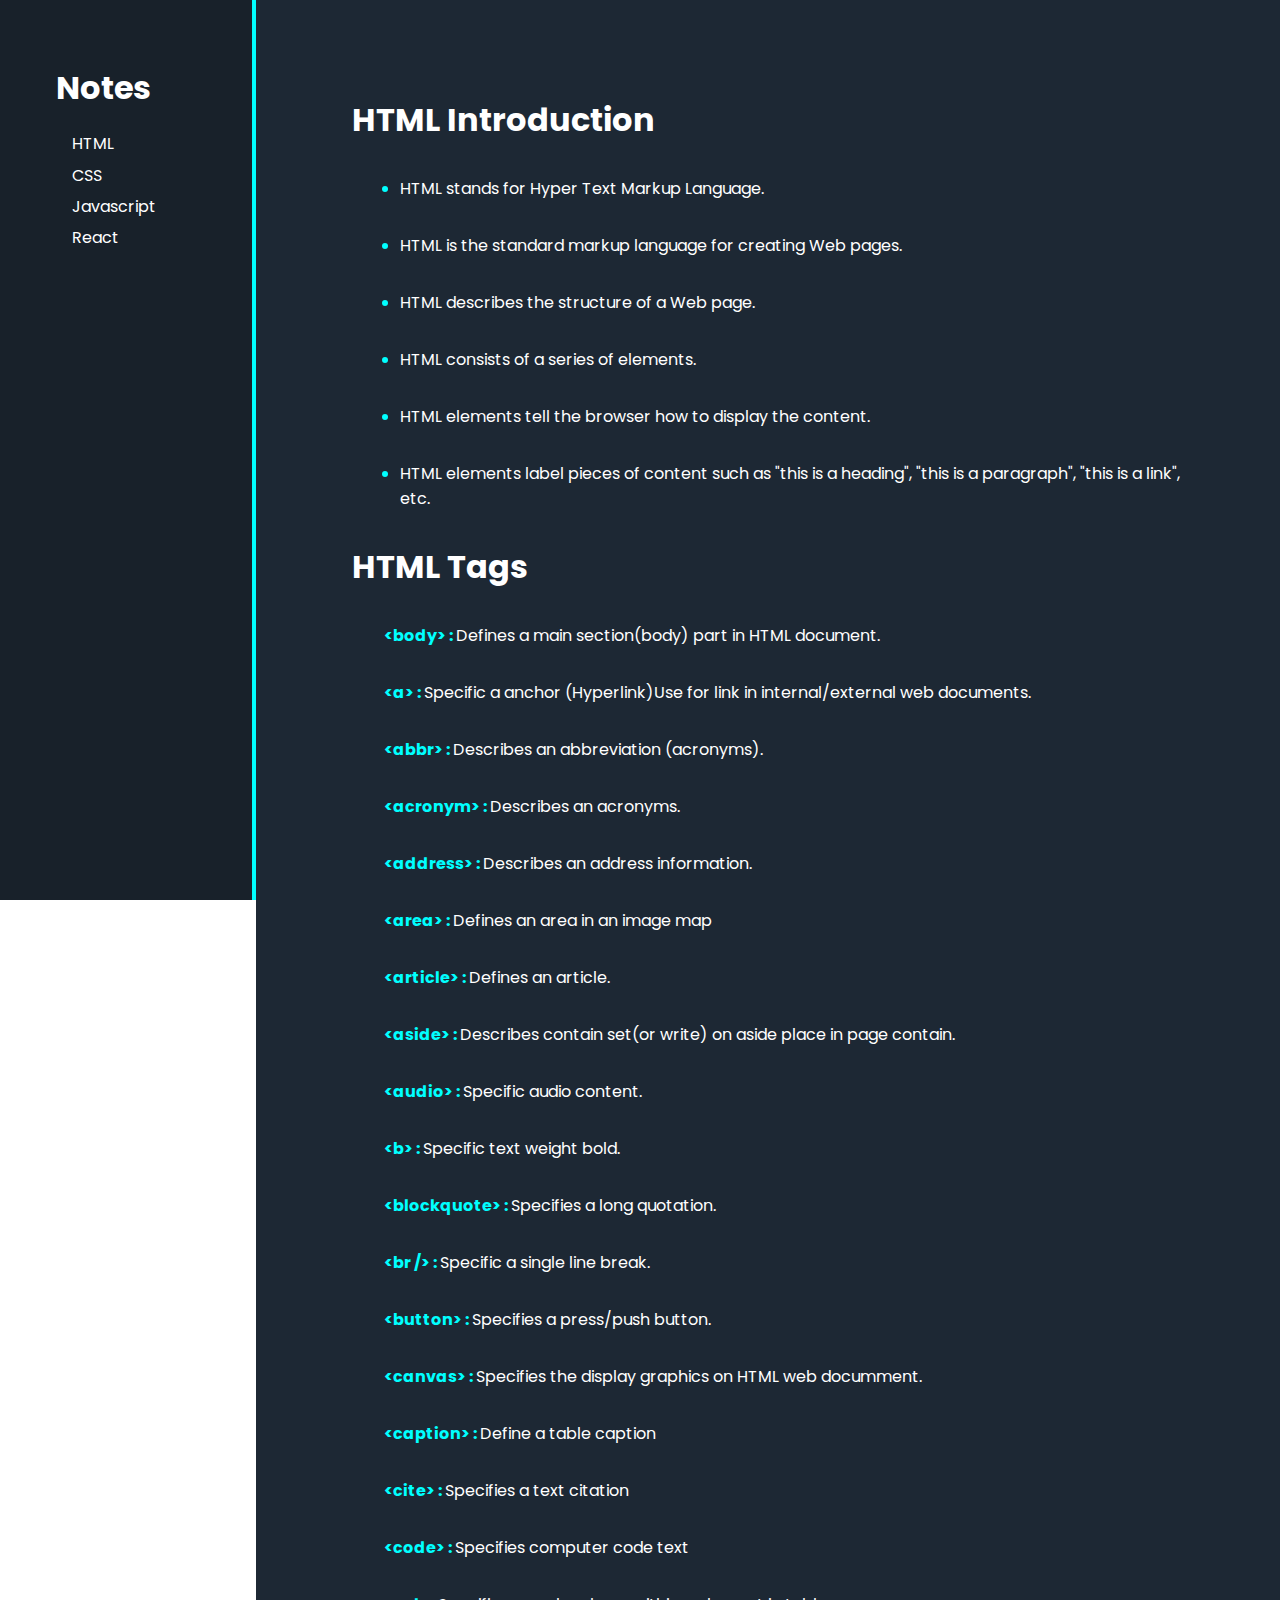
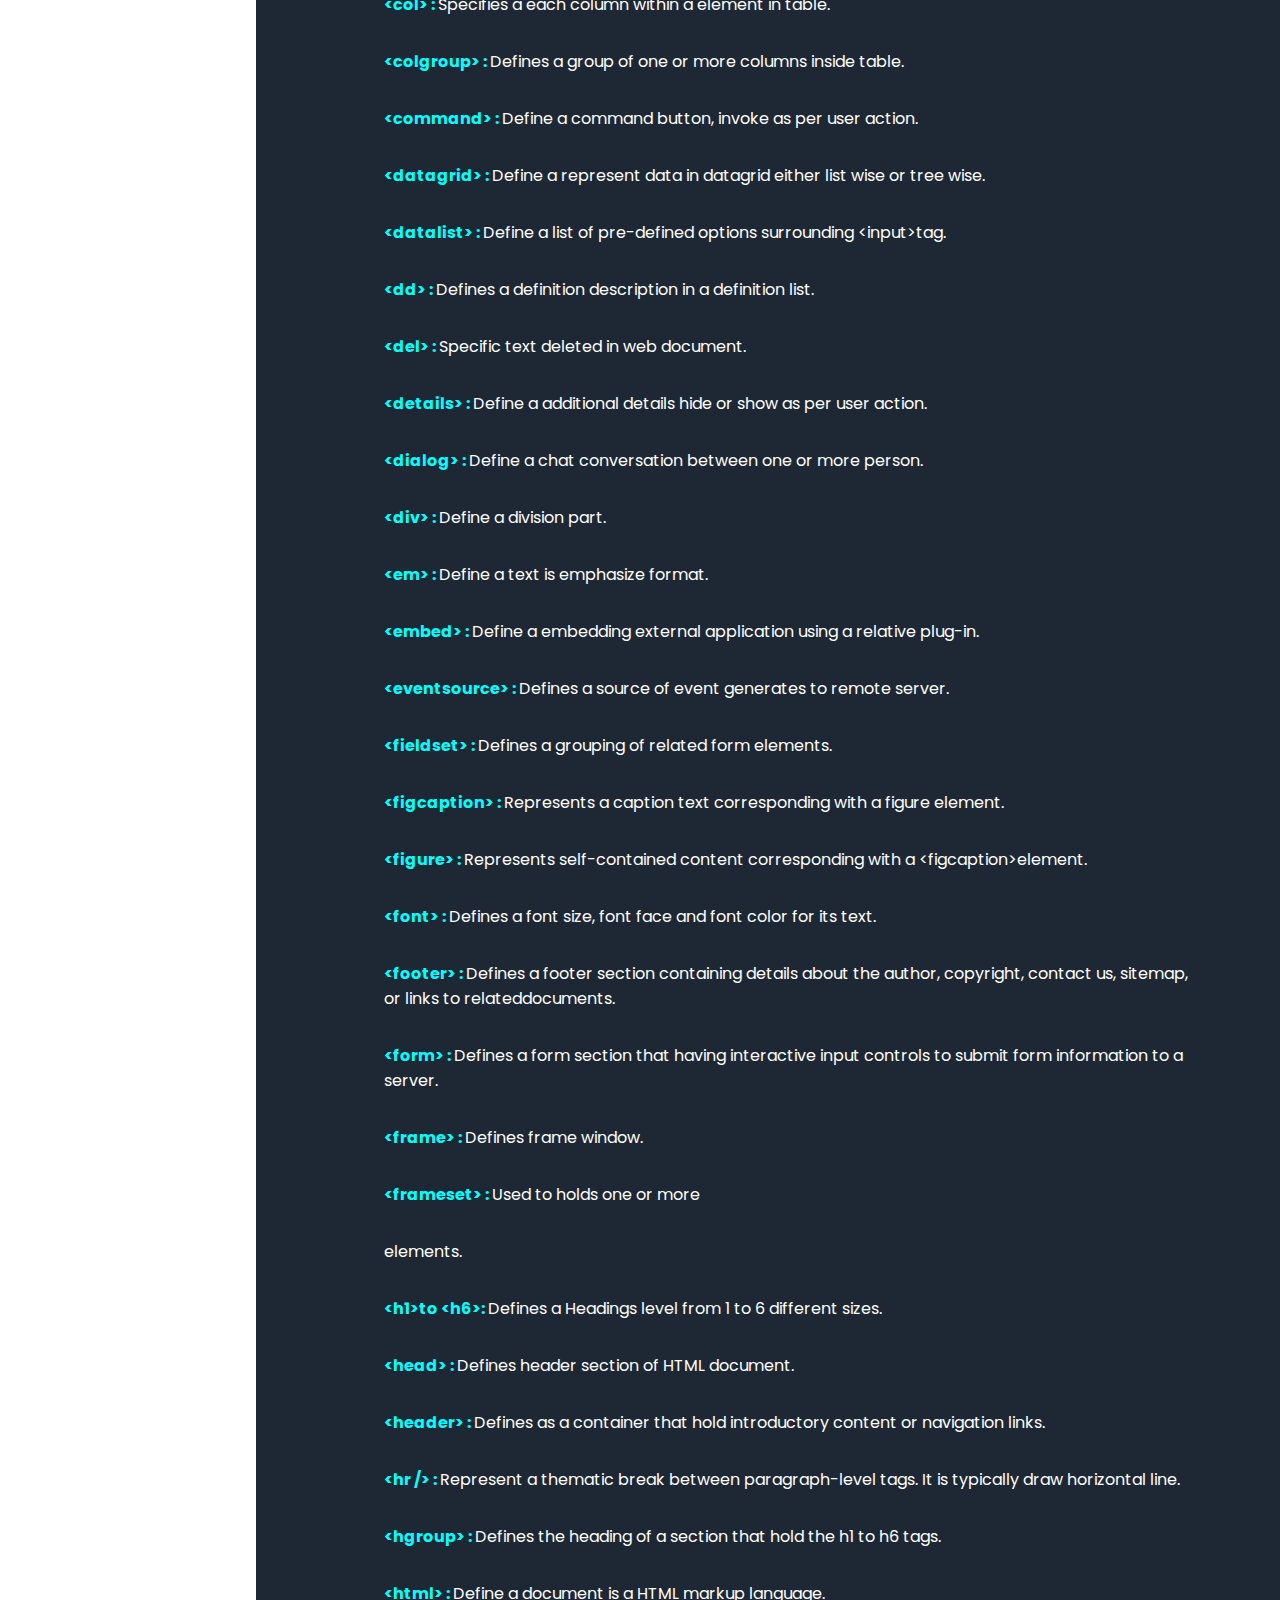
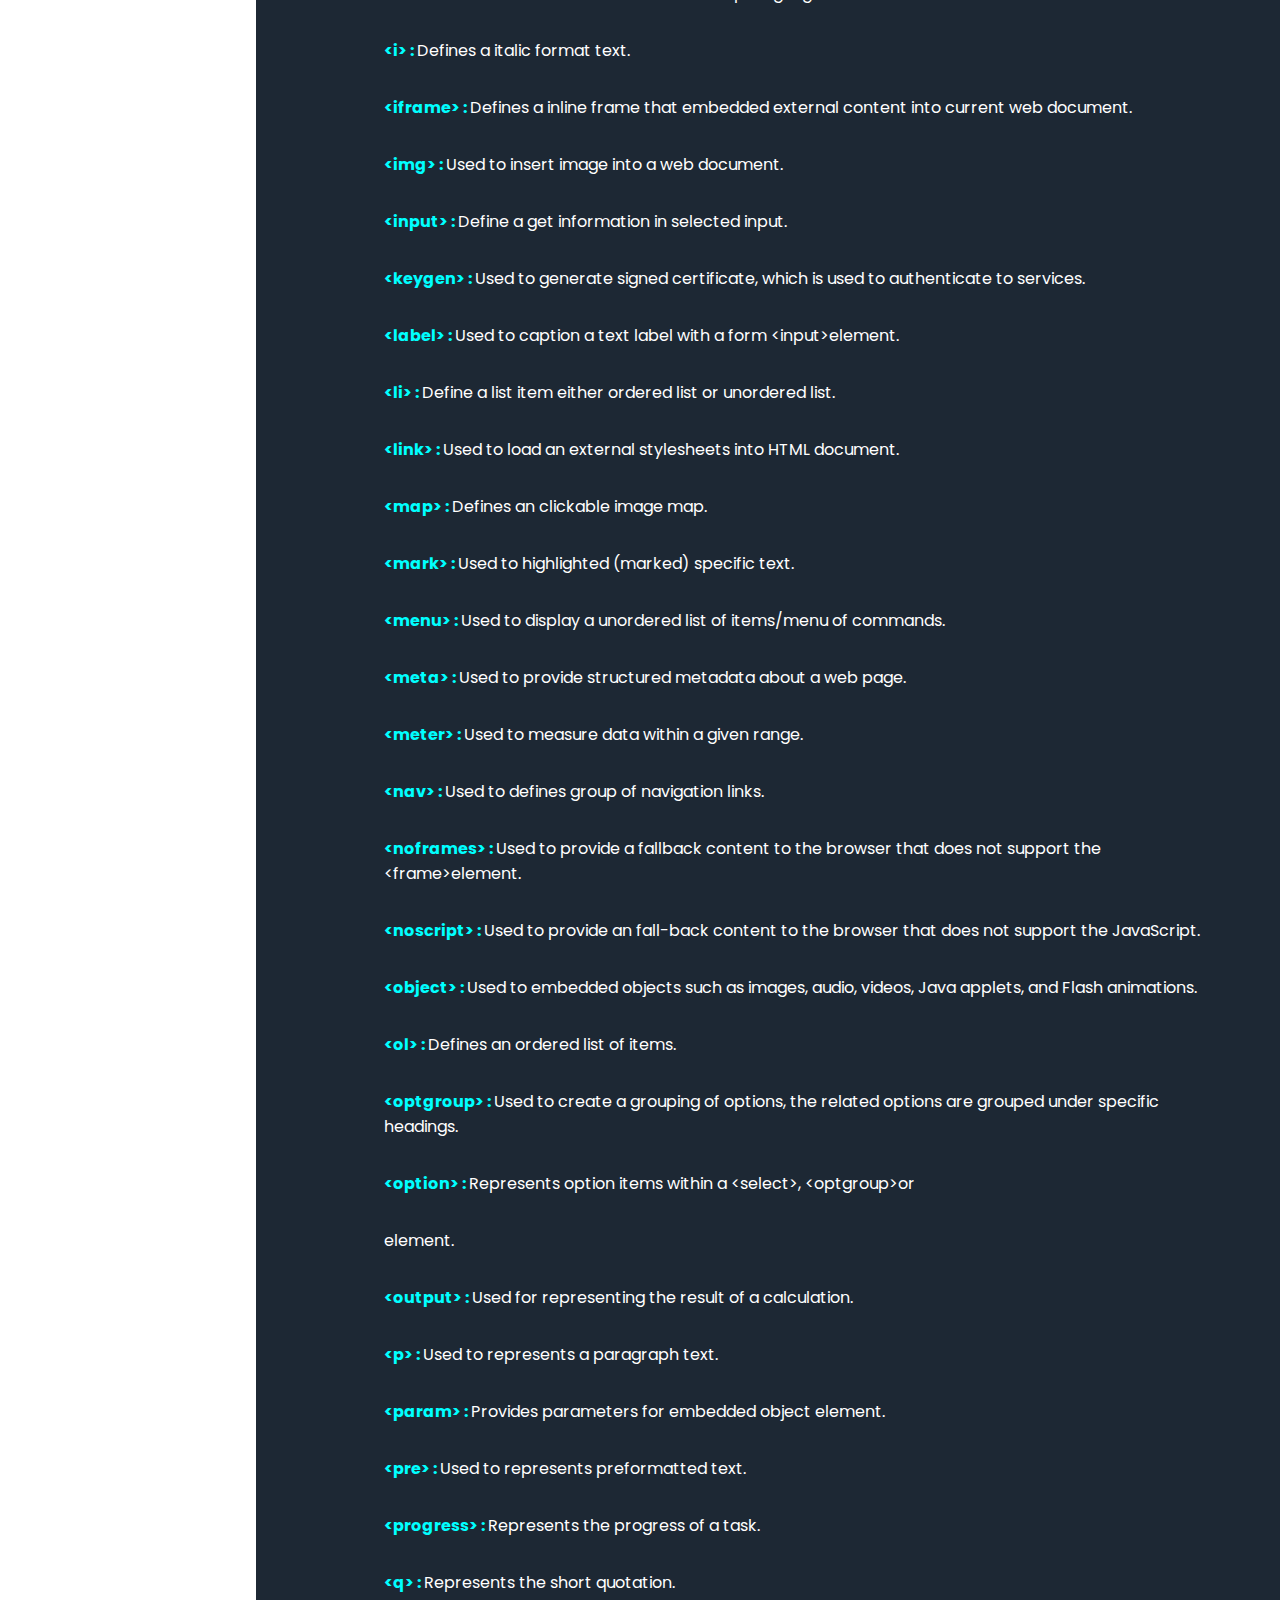
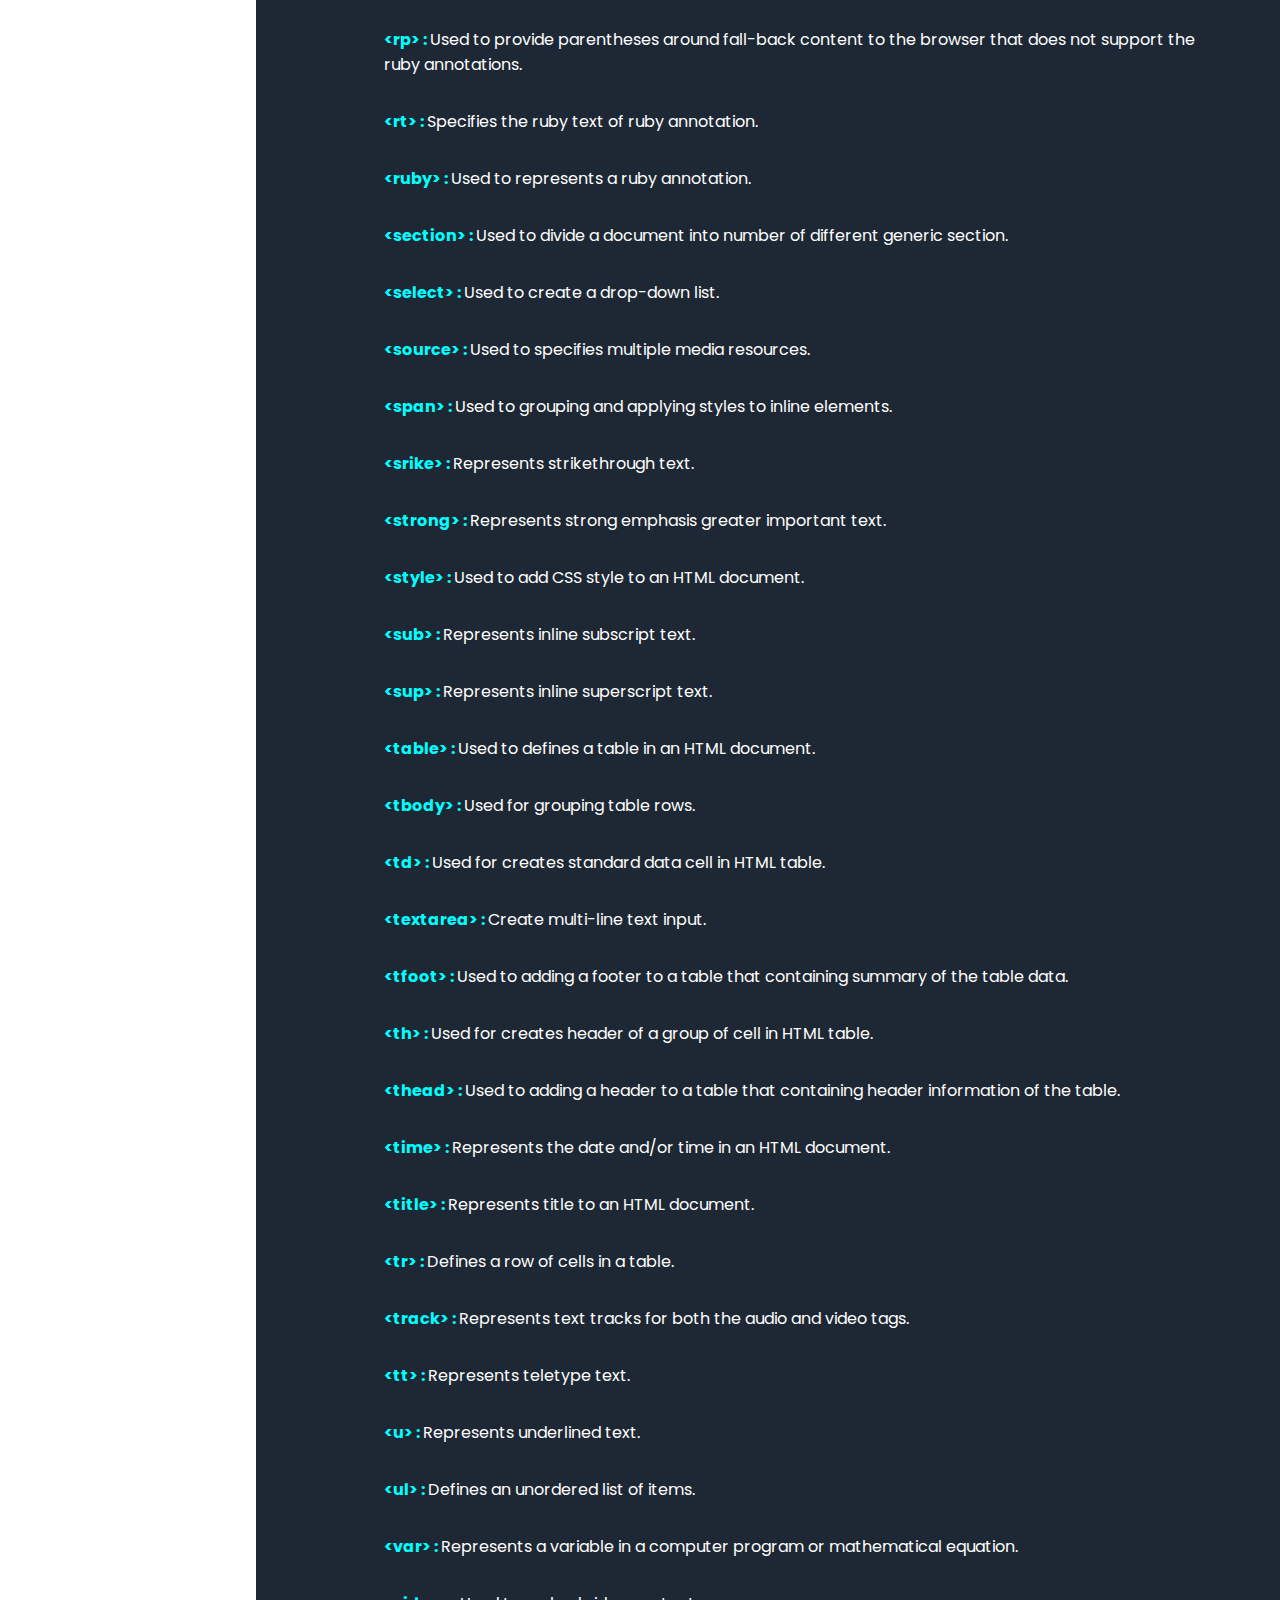
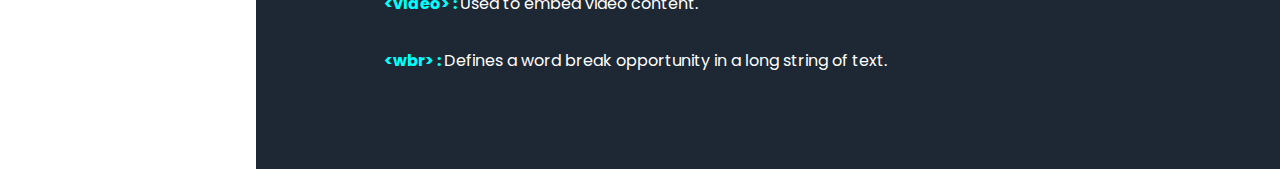
<file: index.html>
<!DOCTYPE html>
<html lang="en">

<head>
    <meta charset="UTF-8" />
    <meta http-equiv="X-UA-Compatible" content="IE=edge" />
    <meta name="viewport" content="width=device-width, initial-scale=1.0" />
    <title>Full Stack Quick Revision</title>
    <link href='https://fonts.googleapis.com/css?family=Poppins' rel='stylesheet'>

    <link rel="stylesheet" href="./css/style.css" />
    <style>
        .html-menu {}
    </style>
</head>

<body>
    <div class="main-container">
        <div class="menu-container">
            <h1>Notes</h1>
            <ul class="menu">
                <li><a href="index.html" class="title-menu html-menu">HTML</a>
                    <ul class="sub-menu">
                        <li><a href="index.html#html-introduction">Introduction HTML</a></li>
                        <li><a href="index.html#html-tags">HTML Tags</a></li>
                        <li><a href="#">HTML Attributes</a></li>
                    </ul>
                </li>
                <li><a href="css.html" class="title-menu css-menu">CSS</a>
                    <ul class="sub-menu">
                        <li><a href="css.html#css-introduction">Introduction CSS</a></li>
                        <li><a href="css.html#css-properties">CSS Properties</a></li>
                    </ul>
                </li>
                <li><a href="js.html">Javascript</a></li>
                <li><a href="react.html">React</a></li>
            </ul>
        </div>
        <div class="contents-container">
            <div class="html-contents-container">
                <h1 id="html-introduction">HTML Introduction</h1>
                <ul>
                    <li>HTML stands for Hyper Text Markup Language.</li>
                    <li>HTML is the standard markup language for creating Web pages. </li>
                    <li>HTML describes the structure of a Web page. </li>
                    <li>HTML consists of a series of elements. </li>
                    <li>HTML elements tell the browser how to display the content. </li>
                    <li>HTML elements label pieces of content such as "this is a heading",
                        "this is a paragraph",
                        "this
                        is a link", etc.
                    </li>
                </ul>
                <h1 id="html-tags">HTML Tags</h1>
                <div class="html-tags">
                    <p><b>
                            &lt;body&gt; :
                        </b>Defines a main section(body) part in HTML document.</p>
                    <p><b>
                            &lt;a&gt; :
                        </b>Specific a anchor (Hyperlink)Use for link in internal/external web documents.</p>
                    <p><b>
                            &lt;abbr&gt; :
                        </b>Describes an abbreviation (acronyms).</p>
                    <p><b>
                            &lt;acronym&gt; :
                        </b>Describes an acronyms.</p>
                    <p><b>
                            &lt;address&gt; :
                        </b>Describes an address information.</p>
                    <p><b>
                            &lt;area&gt; :
                        </b>Defines an area in an image map</p>
                    <p><b>
                            &lt;article&gt; :
                        </b>Defines an article.</p>
                    <p><b>
                            &lt;aside&gt; :
                        </b>Describes contain set(or write) on aside place in page contain.</p>
                    <p><b>
                            &lt;audio&gt; :
                        </b>Specific audio content.</p>
                    <p><b>
                            &lt;b&gt; :
                        </b>Specific text weight bold.</p>
                    <p><b>
                            &lt;blockquote&gt; :
                        </b>Specifies a long quotation.</p>
                    <p><b>
                            &lt;br /&gt; :
                        </b>Specific a single line break.</p>
                    <p><b>
                            &lt;button&gt; :
                        </b>Specifies a press/push button.</p>
                    <p><b>
                            &lt;canvas&gt; :
                        </b>Specifies the display graphics on HTML web documment.</p>
                    <p><b>
                            &lt;caption&gt; :
                        </b>Define a table caption</p>
                    <p><b>
                            &lt;cite&gt; :
                        </b>Specifies a text citation</p>
                    <p><b>
                            &lt;code&gt; :
                        </b>Specifies computer code text</p>
                    <p><b>
                            &lt;col&gt; :
                        </b>Specifies a each column within a <colgroup>element in table.</p>
                    <p><b>
                            &lt;colgroup&gt; :
                        </b>Defines a group of one or more columns inside table.</p>
                    <p><b>
                            &lt;command&gt; :
                        </b>Define a command button,
                        invoke as per user action.</p>
                    <p><b>
                            &lt;datagrid&gt; :
                        </b>Define a represent data in datagrid either list wise or tree wise.</p>
                    <p><b>
                            &lt;datalist&gt; :
                        </b>Define a list of pre-defined options surrounding &lt;input>tag.</>
                    <p><b>
                            &lt;dd&gt; :
                        </b>Defines a definition description in a definition list.</p>
                    <p><b>
                            &lt;del&gt; :
                        </b>Specific text deleted in web document.</p>
                    <p><b>
                            &lt;details&gt; :
                        </b>Define a additional details hide or show as per user action.</p>
                    <p><b>
                            &lt;dialog&gt; :
                        </b>Define a chat conversation between one or more person.</p>
                    <p><b>
                            &lt;div&gt; :
                        </b>Define a division part.</p>
                    <p><b>
                            &lt;em&gt; :
                        </b>Define a text is emphasize format.</p>
                    <p><b>
                            &lt;embed&gt; :
                        </b>Define a embedding external application using a relative plug-in.</p>
                    <p><b>
                            &lt;eventsource&gt; :
                        </b>Defines a source of event generates to remote server.</p>
                    <p><b>
                            &lt;fieldset&gt; :
                        </b>Defines a grouping of related form elements.</p>
                    <p><b>
                            &lt;figcaption&gt; :
                        </b>Represents a caption text corresponding with a figure element.</p>
                    <p><b>
                            &lt;figure&gt; :
                        </b>Represents self-contained content corresponding with a &lt;figcaption>element.</>
                    <p><b>
                            &lt;font&gt; :
                        </b>Defines a font size,
                        font face and font color for its text.</p>
                    <p><b>
                            &lt;footer&gt; :
                        </b>Defines a footer section containing details about the author,
                        copyright,
                        contact us,
                        sitemap,
                        or links to relateddocuments.</p>
                    <p><b>
                            &lt;form&gt; :
                        </b>Defines a form section that having interactive input controls to submit form information to
                        a server.</p>
                    <p><b>
                            &lt;frame&gt; :
                        </b>Defines frame window.</p>
                    <p><b>
                            &lt;frameset&gt; :
                        </b>Used to holds one or more
                    <p frame>elements.</p>
                    <p><b>
                            &lt;h1>to &lt;h6>:
                        </b>Defines a Headings level from 1 to 6 different sizes.</p>
                    <p><b>
                            &lt;head&gt; :
                        </b>Defines header section of HTML document.</p>
                    <p><b>
                            &lt;header&gt; :
                        </b>Defines as a container that hold introductory content or navigation links.</p>
                    <p><b>
                            &lt;hr /&gt; :
                        </b>Represent a thematic break between paragraph-level tags. It is typically draw horizontal
                        line. </p>
                    <p><b>
                            &lt;hgroup&gt; :
                        </b>Defines the heading of a section that hold the h1 to h6 tags.</p>
                    <p><b>
                            &lt;html&gt; :
                        </b>Define a document is a HTML markup language.</p>
                    <p><b>
                            &lt;i&gt; :
                        </b>Defines a italic format text.</p>
                    <p><b>
                            &lt;iframe&gt; :
                        </b>Defines a inline frame that embedded external content into current web document.</p>
                    <p><b>
                            &lt;img&gt; :
                        </b>Used to insert image into a web document.</p>
                    <p><b>
                            &lt;input&gt; :
                        </b>Define a get information in selected input.</p>
                    <p><b>
                            &lt;keygen&gt; :
                        </b>Used to generate signed certificate,
                        which is used to authenticate to services.</p>
                    <p><b>
                            &lt;label&gt; :
                        </b>Used to caption a text label with a form &lt;input>element.</>
                    <p><b>
                            &lt;li&gt; :
                        </b>Define a list item either ordered list or unordered list.</p>
                    <p><b>
                            &lt;link&gt; :
                        </b>Used to load an external stylesheets into HTML document.</p>
                    <p><b>
                            &lt;map&gt; :
                        </b>Defines an clickable image map.</p>
                    <p><b>
                            &lt;mark&gt; :
                        </b>Used to highlighted (marked) specific text.</p>
                    <p><b>
                            &lt;menu&gt; :
                        </b>Used to display a unordered list of items/menu of commands.</p>
                    <p><b>
                            &lt;meta&gt; :
                        </b>Used to provide structured metadata about a web page.</p>
                    <p><b>
                            &lt;meter&gt; :
                        </b>Used to measure data within a given range.</p>
                    <p><b>
                            &lt;nav&gt; :
                        </b>Used to defines group of navigation links.</p>
                    <p><b>
                            &lt;noframes&gt; :
                        </b>Used to provide a fallback content to the browser that does not support the
                        &lt;frame>element.
                        </>
                    <p><b>
                            &lt;noscript&gt; :
                        </b>Used to provide an fall-back content to the browser that does not support the JavaScript.
                    </p>
                    <p><b>
                            &lt;object&gt; :
                        </b>Used to embedded objects such as images,
                        audio,
                        videos,
                        Java applets,
                        and Flash animations. </p>
                    <p><b>
                            &lt;ol&gt; :
                        </b>Defines an ordered list of items.</p>
                    <p><b>
                            &lt;optgroup&gt; :
                        </b>Used to create a grouping of options,
                        the related options are grouped under specific headings. </p>
                    <p><b>
                            &lt;option&gt; :
                        </b>Represents option items within a &lt;select>,
                        &lt;optgroup>or
                    <p datalist>element.</p>
                    <p><b>
                            &lt;output&gt; :
                        </b>Used for representing the result of a calculation.</p>
                    <p><b>
                            &lt;p&gt; :
                        </b>Used to represents a paragraph text.</p>
                    <p><b>
                            &lt;param&gt; :
                        </b>Provides parameters for embedded object element.</p>
                    <p><b>
                            &lt;pre&gt; :
                        </b>Used to represents preformatted text.</p>
                    <p><b>
                            &lt;progress&gt; :
                        </b>Represents the progress of a task.</p>
                    <p><b>
                            &lt;q&gt; :
                        </b>Represents the short quotation.</p>
                    <p><b>
                            &lt;rp&gt; :
                        </b>Used to provide parentheses around fall-back content to the browser that does
                        not support the ruby annotations.</p>
                    <p><b>
                            &lt;rt&gt; :
                        </b>Specifies the ruby text of ruby annotation.</p>
                    <p><b>
                            &lt;ruby&gt; :
                        </b>Used to represents a ruby annotation.</p>
                    <p><b> &lt;section&gt; :
                        </b>Used to divide a document into number of different generic section.</p>
                    <p><b>
                            &lt;select&gt; :
                        </b>Used to create a drop-down list.</p>
                    <p><b>
                            &lt;source&gt; :
                        </b>Used to specifies multiple media resources.</p>
                    <p><b>
                            &lt;span&gt; :
                        </b>Used to grouping and applying styles to inline elements.</p>
                    <p><b>
                            &lt;srike&gt; :
                        </b>Represents strikethrough text.</p>
                    <p><b>
                            &lt;strong&gt; :
                        </b>Represents strong emphasis greater important text.</p>
                    <p><b>
                            &lt;style&gt; :
                        </b>Used to add CSS style to an HTML document.</p>
                    <p><b>
                            &lt;sub&gt; :
                        </b>Represents inline subscript text.</p>
                    <p><b>
                            &lt;sup&gt; :
                        </b>Represents inline superscript text.</p>
                    <p><b>
                            &lt;table&gt; :
                        </b>Used to defines a table in an HTML document.</p>
                    <p><b>
                            &lt;tbody&gt; :
                        </b>Used for grouping table rows.</p>
                    <p><b>
                            &lt;td&gt; :
                        </b>Used for creates standard data cell in HTML table.</p>
                    <p><b>
                            &lt;textarea&gt; :
                        </b>Create multi-line text input.</p>
                    <p><b>
                            &lt;tfoot&gt; :
                        </b>Used to adding a footer to a table that containing summary of the table
                        data. </p>
                    <p><b>
                            &lt;th&gt; :
                        </b>Used for creates header of a group of cell in HTML table.</p>
                    <p><b>
                            &lt;thead&gt; :
                        </b>Used to adding a header to a table that containing header information of the
                        table. </p>
                    <p><b>
                            &lt;time&gt; :
                        </b>Represents the date and/or time in an HTML document.</p>
                    <p><b>
                            &lt;title&gt; :
                        </b>Represents title to an HTML document.</p>
                    <p><b>
                            &lt;tr&gt; :
                        </b>Defines a row of cells in a table.</p>
                    <p><b>
                            &lt;track&gt; :
                        </b>Represents text tracks for both the audio and
                        video tags.</p>
                    <p><b>
                            &lt;tt&gt; :
                        </b>Represents teletype text.</p>
                    <p><b>
                            &lt;u&gt; :
                        </b>Represents underlined text.</p>
                    <p><b>
                            &lt;ul&gt; :
                        </b>Defines an unordered list of items.</p>
                    <p><b>
                            &lt;var&gt; :
                        </b>Represents a variable in a computer program or mathematical
                        equation. </p>
                    <p><b>
                            &lt;video&gt; :
                        </b>Used to embed video content.</p>
                    <p><b>
                            &lt;wbr&gt; :
                        </b>Defines a word break opportunity in a long string of text.</p>
                </div>
            </div>
        </div>
</body>

</html>
</file>
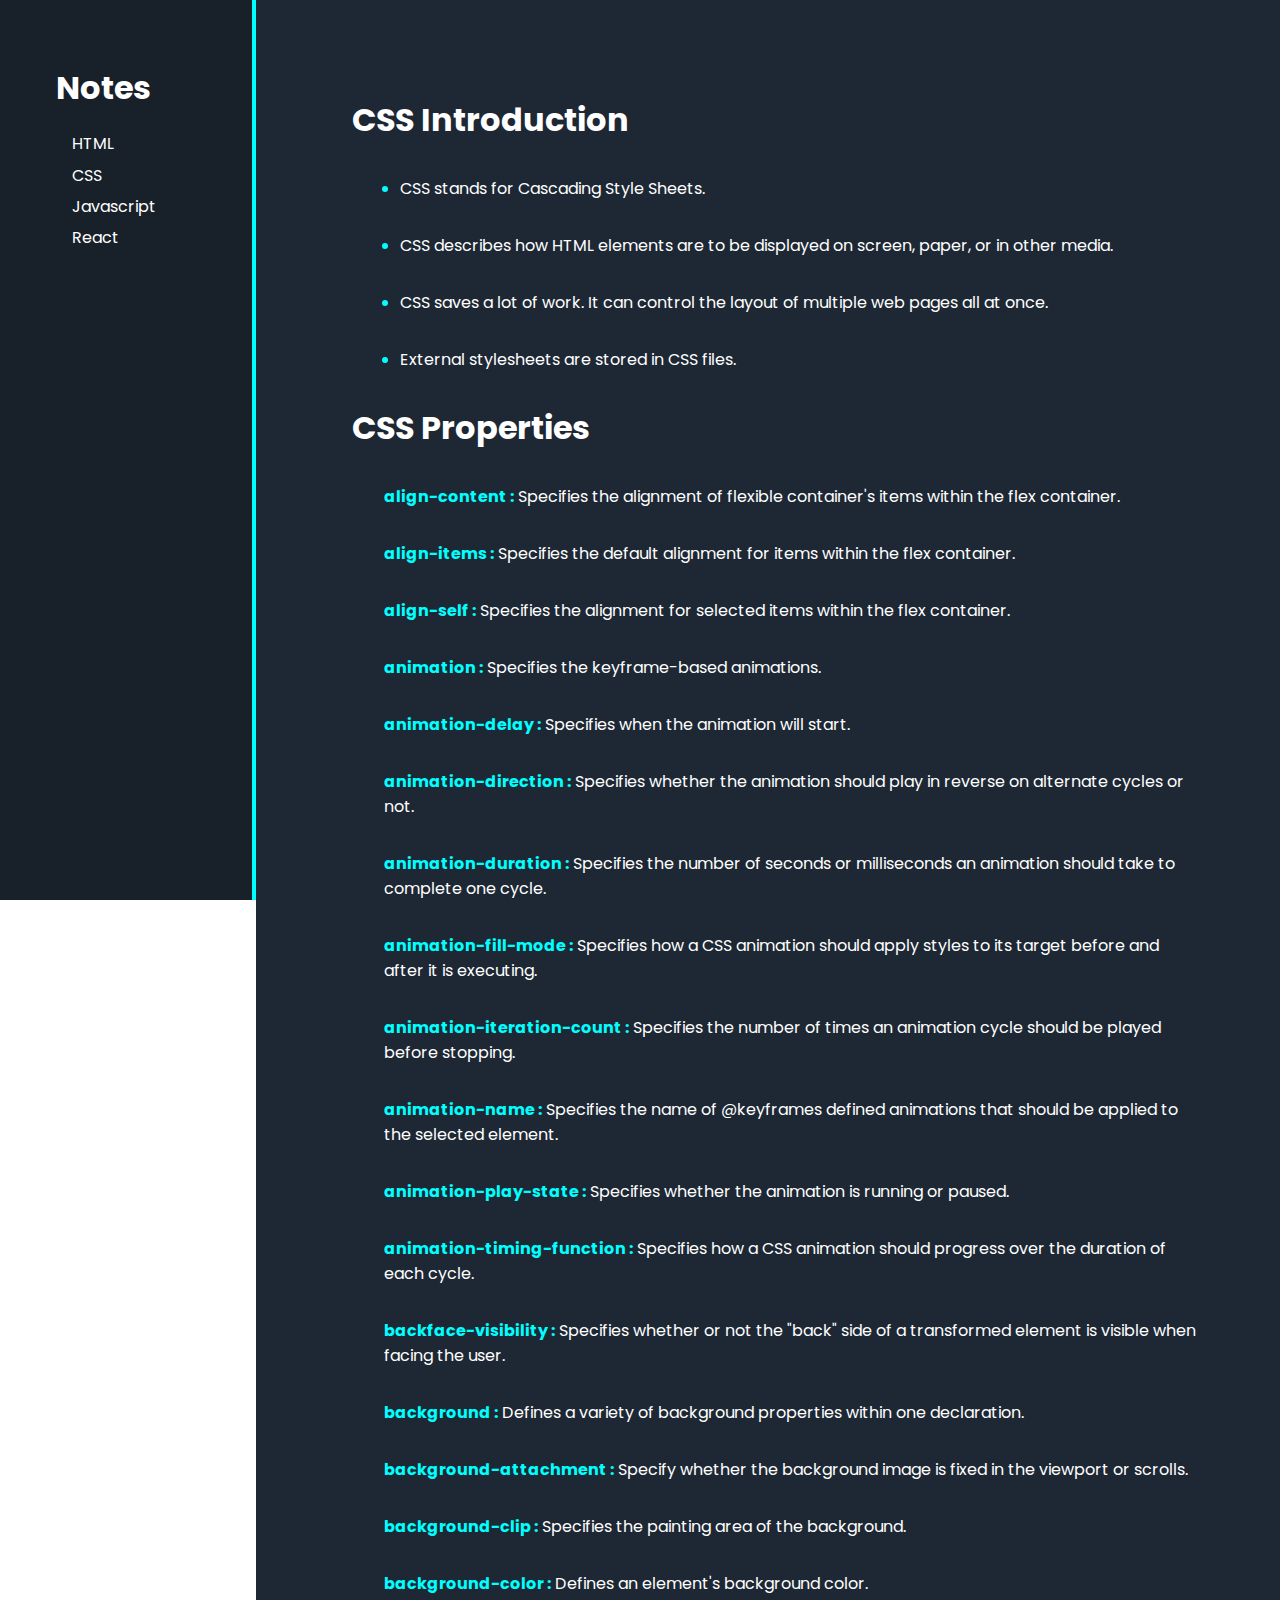
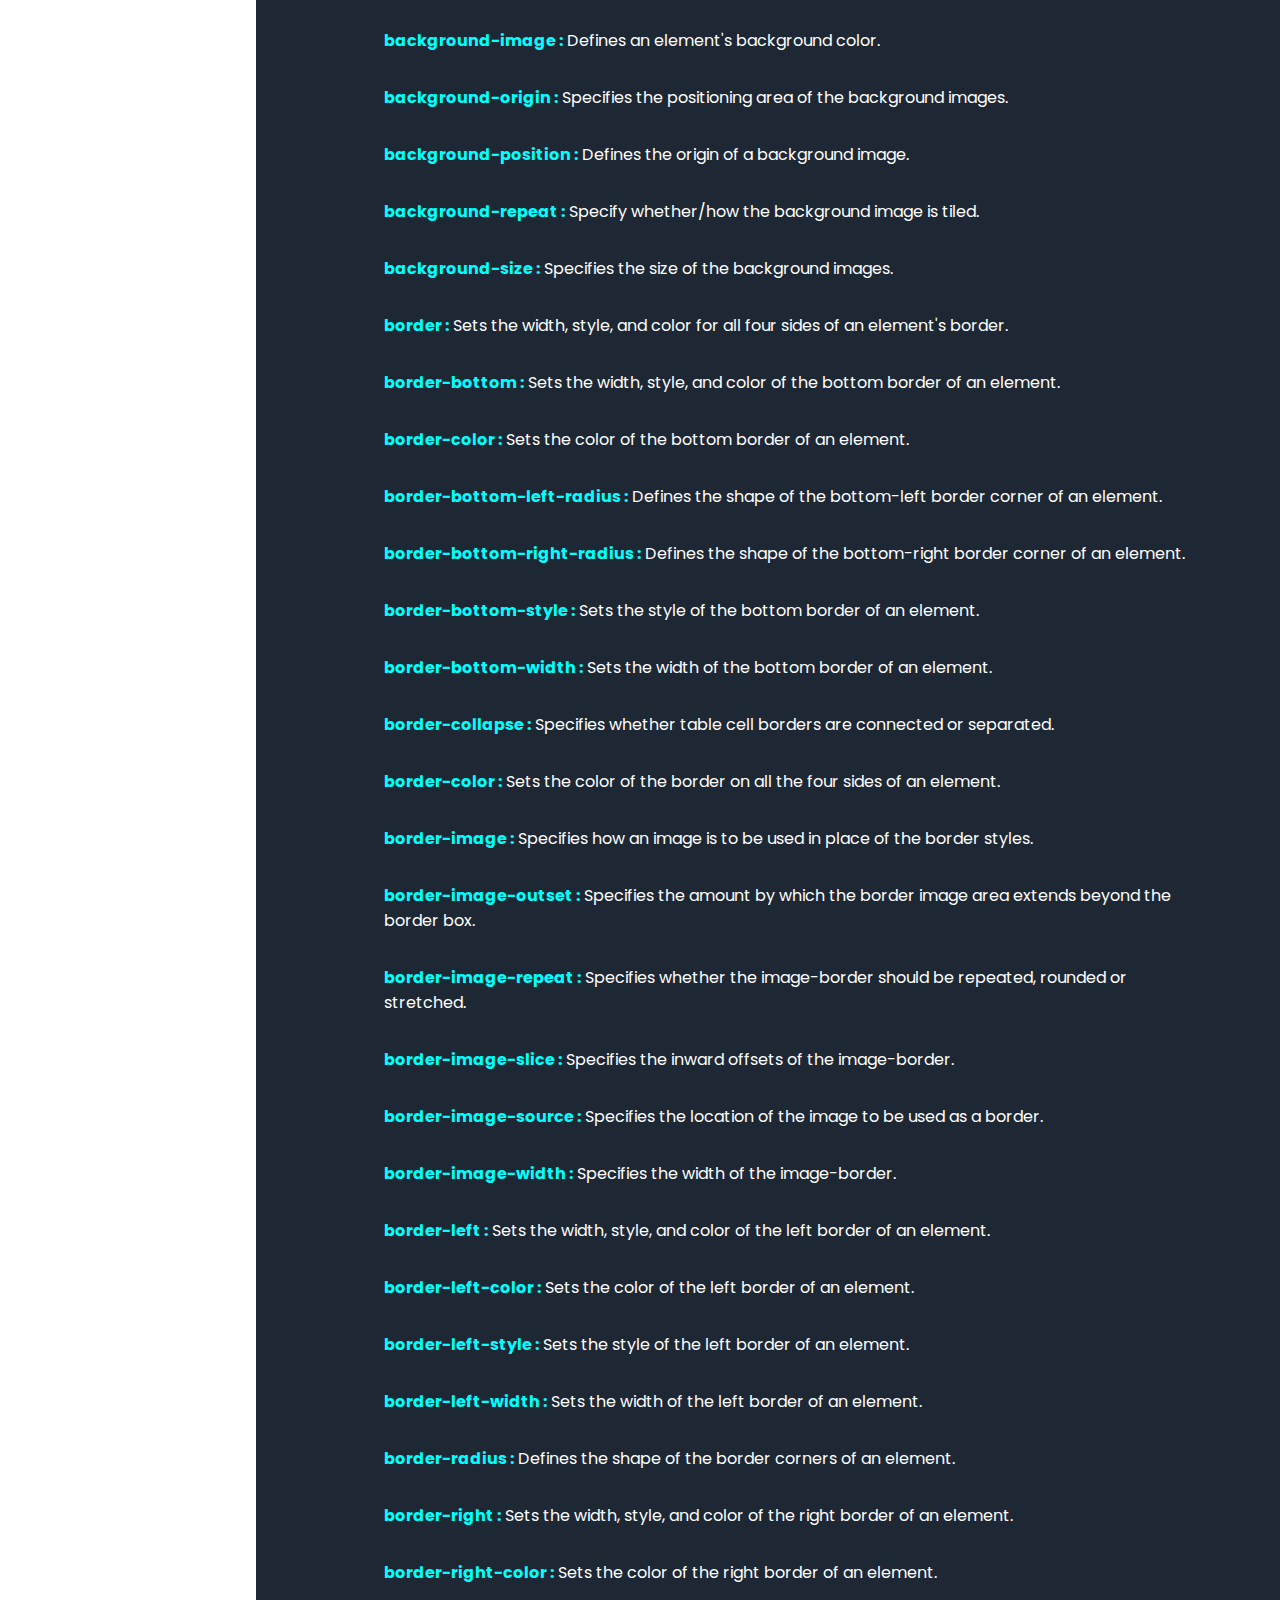
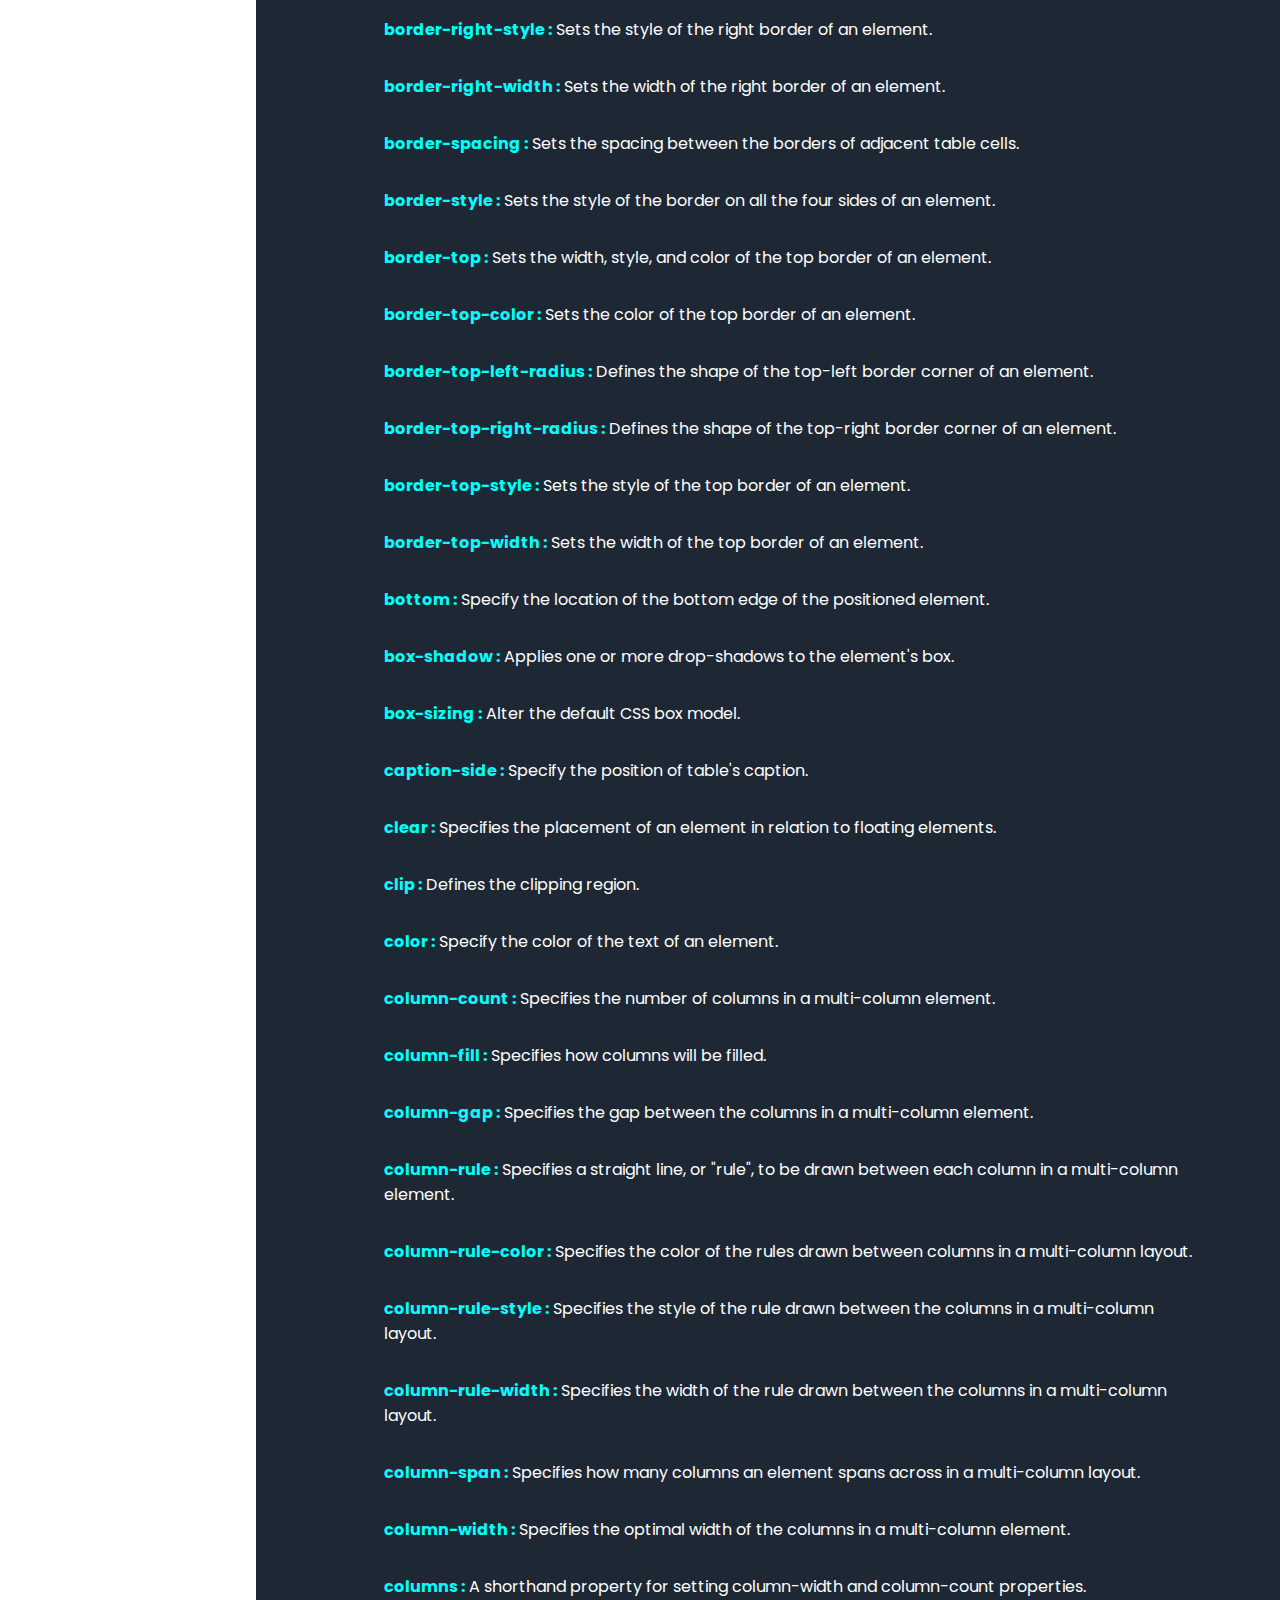
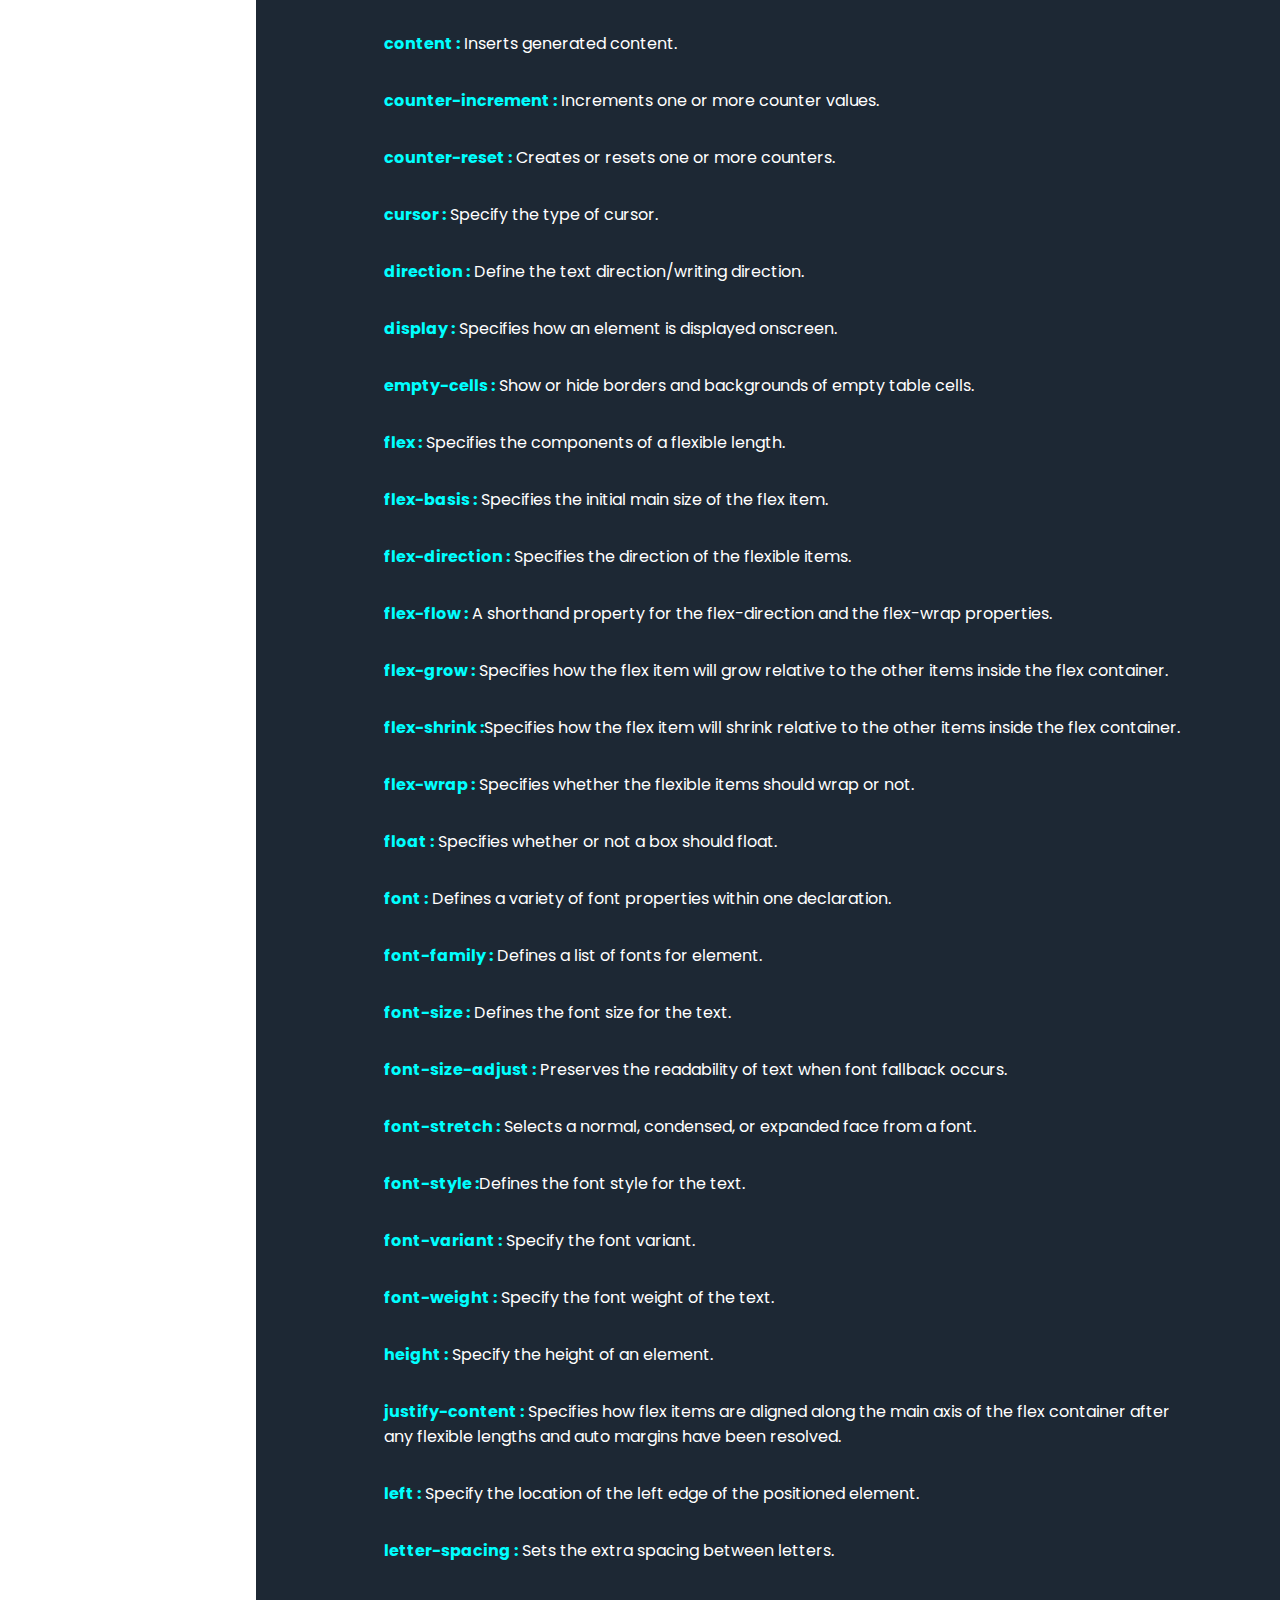
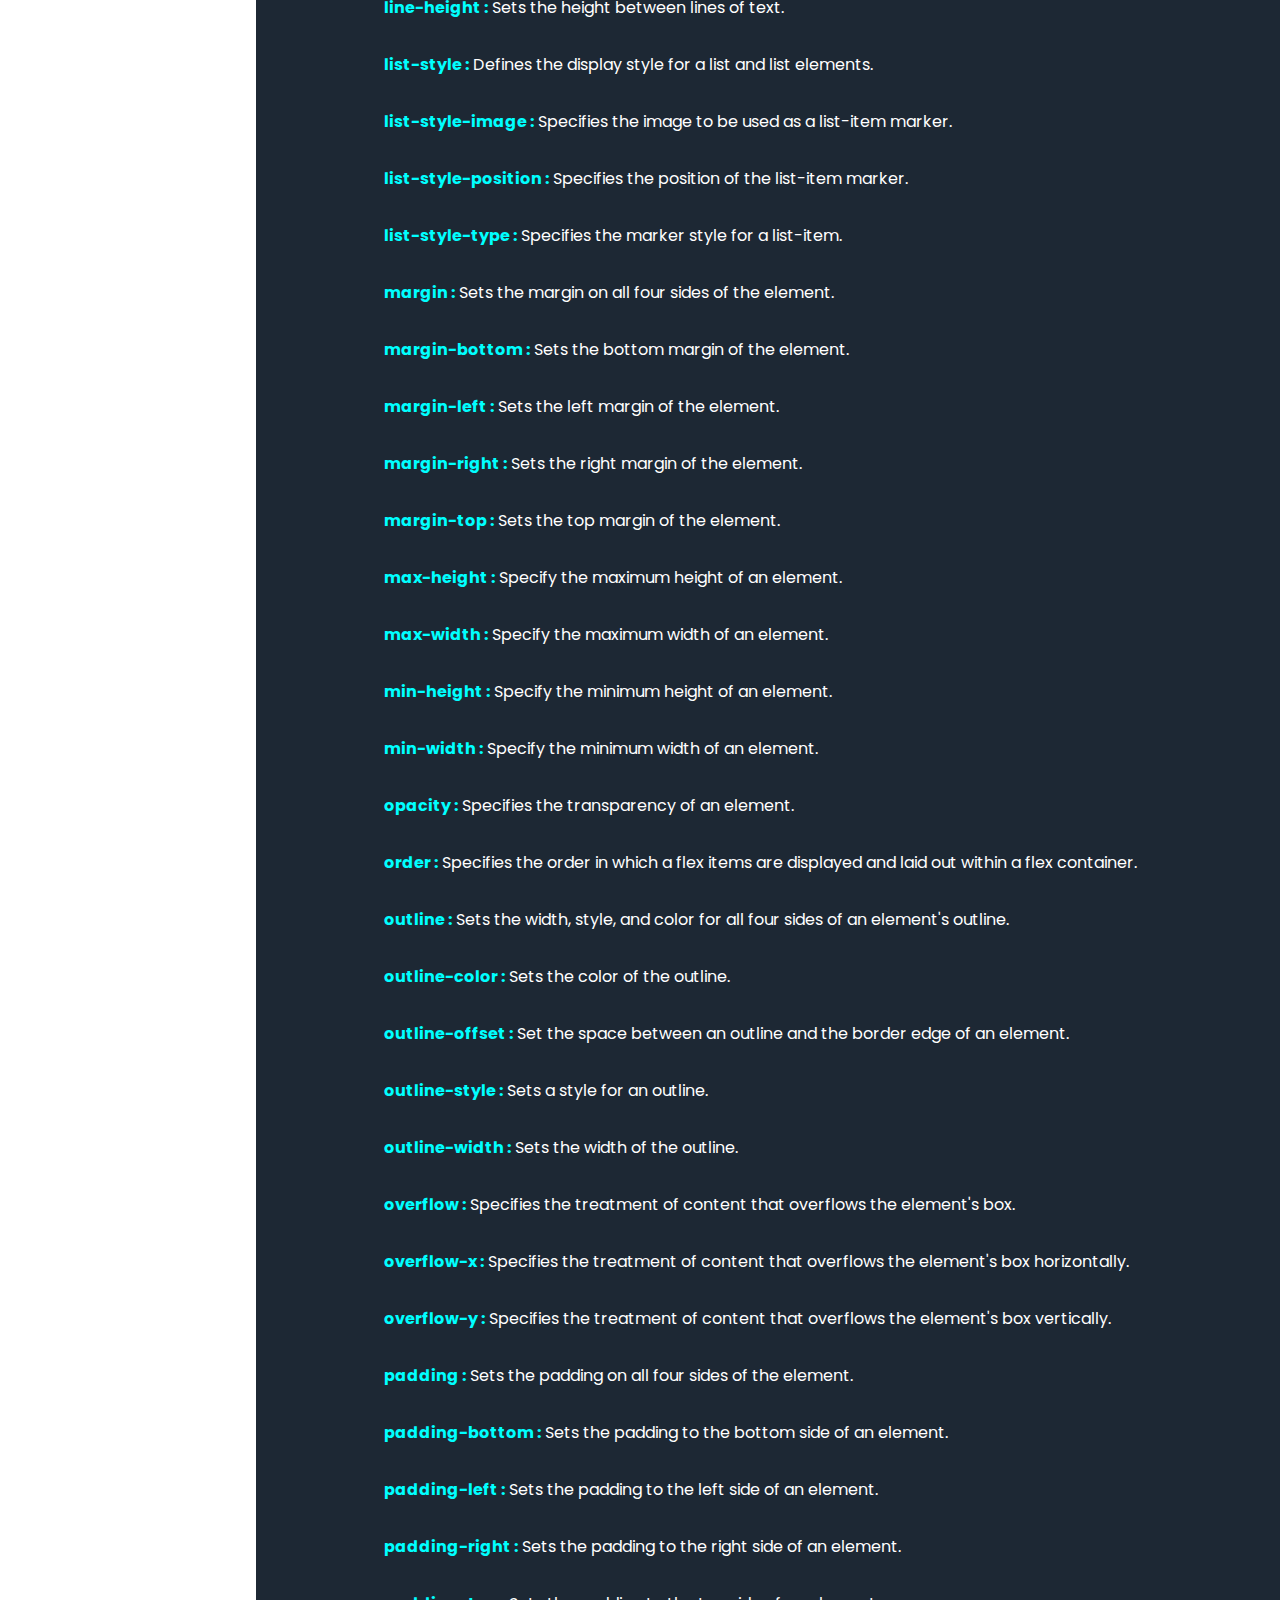
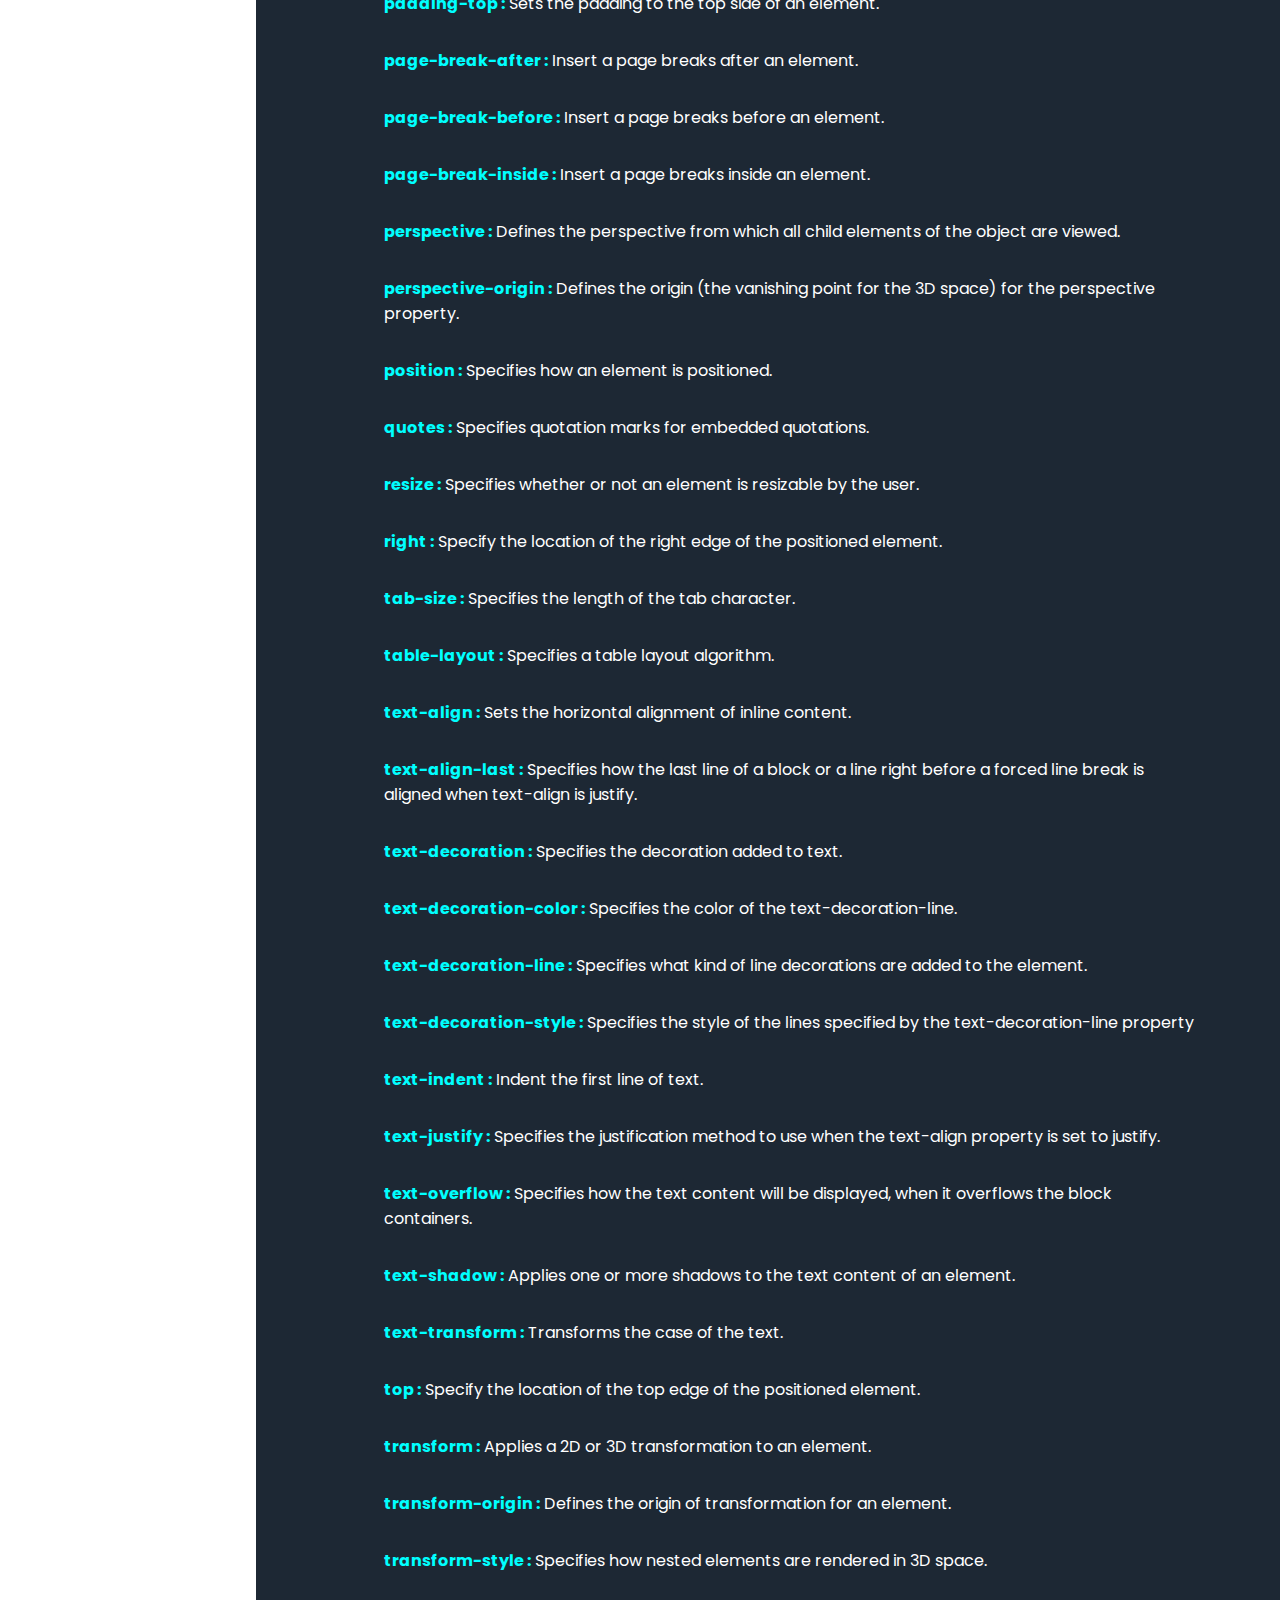
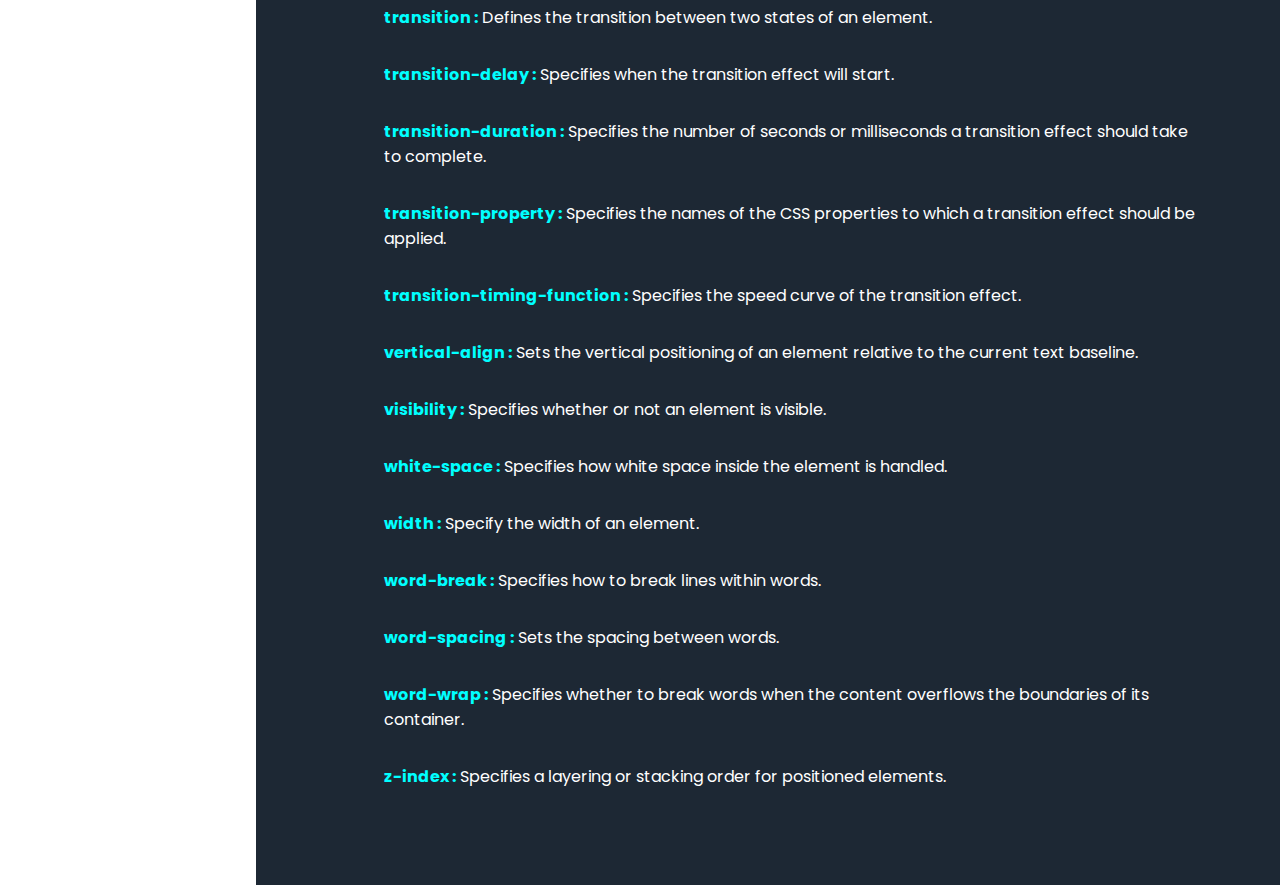
<file: css.html>
<!DOCTYPE html>
<html lang="en">

<head>
    <meta charset="UTF-8" />
    <meta http-equiv="X-UA-Compatible" content="IE=edge" />
    <meta name="viewport" content="width=device-width, initial-scale=1.0" />
    <title>Document</title>
    <link href='https://fonts.googleapis.com/css?family=Poppins' rel='stylesheet'>

    <link rel="stylesheet" href="./css/style.css" />
    <style>
        .css-menu {}
    </style>
</head>

<body>
    <div class="main-container">
        <div class="menu-container">
            <h1>Notes</h1>
            <ul class="menu">
                <li><a href="index.html" class="title-menu">HTML</a>
                    <ul class="sub-menu">
                        <li><a href="index.html#html-introduction">Introduction HTML</a></li>
                        <li><a href="index.html#html-tags">HTML Tags</a></li>
                        <li><a href="#">HTML Attributes</a></li>
                    </ul>
                </li>
                <li><a href="css.html" class="title-menu">CSS</a>
                    <ul class="sub-menu">
                        <li><a href="css.html#css-introduction">Introduction CSS</a></li>
                        <li><a href="css.html#css-properties">CSS Properties</a></li>
                    </ul>
                </li>
                <li><a href="js.html">Javascript</a></li>
                <li><a href="react.html">React</a></li>
            </ul>
        </div>
        <div class="contents-container">
            <h1 id="css-introduction">CSS Introduction</h1>
            <ul>
                <li>CSS stands for Cascading Style Sheets.</li>
                <li>CSS describes how HTML elements are to be displayed on screen, paper, or in other media.</li>
                <li>CSS saves a lot of work. It can control the layout of multiple web pages all at once.</li>
                <li>External stylesheets are stored in CSS files.</li>
            </ul>
            <h1 id="css-properties">CSS Properties</h1>
            <p><b>align-content :</b> Specifies the alignment of flexible container's items within the flex container.
            </p>
            <p><b>align-items :</b> Specifies the default alignment for items within the flex container.</p>
            <p><b>align-self :</b> Specifies the alignment for selected items within the flex container.</p>
            <p><b>animation :</b> Specifies the keyframe-based animations.</p>
            <p><b>animation-delay :</b> Specifies when the animation will start.</p>
            <p><b>animation-direction :</b> Specifies whether the animation should play in reverse on alternate cycles
                or not.</p>
            <p><b>animation-duration :</b> Specifies the number of seconds or milliseconds an animation should take to
                complete one cycle.</p>
            <p><b>animation-fill-mode :</b> Specifies how a CSS animation should apply styles to its target before and
                after it is executing.</p>
            <p><b>animation-iteration-count :</b> Specifies the number of times an animation cycle should be played
                before stopping.</p>
            <p><b>animation-name :</b> Specifies the name of @keyframes defined animations that should be applied to the
                selected element.</p>
            <p><b>animation-play-state :</b> Specifies whether the animation is running or paused.</p>
            <p><b>animation-timing-function :</b> Specifies how a CSS animation should progress over the duration of
                each cycle.</p>
            <p><b>backface-visibility :</b> Specifies whether or not the "back" side of a transformed element is visible
                when facing the user.</p>
            <p><b>background :</b> Defines a variety of background properties within one declaration.</p>
            <p><b>background-attachment :</b> Specify whether the background image is fixed in the viewport or scrolls.
            </p>
            <p><b>background-clip :</b> Specifies the painting area of the background.</p>
            <p><b>background-color :</b> Defines an element's background color.</p>
            <p><b>background-image :</b> Defines an element's background color.</p>
            <p><b>background-origin :</b> Specifies the positioning area of the background images.</p>
            <p><b>background-position :</b> Defines the origin of a background image.</p>
            <p><b>background-repeat :</b> Specify whether/how the background image is tiled.</p>
            <p><b>background-size :</b> Specifies the size of the background images.</p>
            <p><b>border :</b> Sets the width, style, and color for all four sides of an element's border.</p>
            <p><b>border-bottom :</b> Sets the width, style, and color of the bottom border of an element.</p>
            <p><b>border-color :</b> Sets the color of the bottom border of an element.</p>
            <p><b>border-bottom-left-radius :</b> Defines the shape of the bottom-left border corner of an element.</p>
            <p><b>border-bottom-right-radius :</b> Defines the shape of the bottom-right border corner of an element.
            </p>
            <p><b>border-bottom-style :</b> Sets the style of the bottom border of an element.</p>
            <p><b>border-bottom-width :</b> Sets the width of the bottom border of an element.</p>
            <p><b>border-collapse :</b> Specifies whether table cell borders are connected or separated.</p>
            <p><b>border-color :</b> Sets the color of the border on all the four sides of an element.</p>
            <p><b>border-image :</b> Specifies how an image is to be used in place of the border styles.</p>
            <p><b>border-image-outset :</b> Specifies the amount by which the border image area extends beyond the
                border box.</p>
            <p><b>border-image-repeat :</b> Specifies whether the image-border should be repeated, rounded or stretched.
            </p>
            <p><b>border-image-slice :</b> Specifies the inward offsets of the image-border.</p>
            <p><b>border-image-source :</b> Specifies the location of the image to be used as a border.</p>
            <p><b>border-image-width :</b> Specifies the width of the image-border.</p>
            <p><b>border-left :</b> Sets the width, style, and color of the left border of an element.</p>
            <p><b>border-left-color :</b> Sets the color of the left border of an element.</p>
            <p><b>border-left-style :</b> Sets the style of the left border of an element.</p>
            <p><b>border-left-width :</b> Sets the width of the left border of an element.</p>
            <p><b>border-radius :</b> Defines the shape of the border corners of an element.</p>
            <p><b>border-right :</b> Sets the width, style, and color of the right border of an element.</p>
            <p><b>border-right-color :</b> Sets the color of the right border of an element.</p>
            <p><b>border-right-style :</b> Sets the style of the right border of an element.</p>
            <p><b>border-right-width :</b> Sets the width of the right border of an element.</p>
            <p><b>border-spacing :</b> Sets the spacing between the borders of adjacent table cells.</p>
            <p><b>border-style :</b> Sets the style of the border on all the four sides of an element.</p>
            <p><b>border-top :</b> Sets the width, style, and color of the top border of an element.</p>
            <p><b>border-top-color :</b> Sets the color of the top border of an element.</p>
            <p><b>border-top-left-radius :</b> Defines the shape of the top-left border corner of an element.</p>
            <p><b>border-top-right-radius :</b> Defines the shape of the top-right border corner of an element.</p>
            <p><b>border-top-style :</b> Sets the style of the top border of an element.</p>
            <p><b>border-top-width :</b> Sets the width of the top border of an element.</p>
            <p><b>bottom :</b> Specify the location of the bottom edge of the positioned element.</p>
            <p><b>box-shadow :</b> Applies one or more drop-shadows to the element's box.</p>
            <p><b>box-sizing :</b> Alter the default CSS box model.</p>
            <p><b>caption-side :</b> Specify the position of table's caption.</p>
            <p><b>clear :</b> Specifies the placement of an element in relation to floating elements.</p>
            <p><b>clip :</b> Defines the clipping region.</p>
            <p><b>color :</b> Specify the color of the text of an element.</p>
            <p><b>column-count :</b> Specifies the number of columns in a multi-column element.</p>
            <p><b>column-fill :</b> Specifies how columns will be filled.</p>
            <p><b>column-gap :</b> Specifies the gap between the columns in a multi-column element.</p>
            <p><b>column-rule :</b> Specifies a straight line, or "rule", to be drawn between each column in a
                multi-column element.</p>
            <p><b>column-rule-color :</b> Specifies the color of the rules drawn between columns in a multi-column
                layout.</p>
            <p><b>column-rule-style :</b> Specifies the style of the rule drawn between the columns in a multi-column
                layout.</p>
            <p><b>column-rule-width :</b> Specifies the width of the rule drawn between the columns in a multi-column
                layout.</p>
            <p><b>column-span :</b> Specifies how many columns an element spans across in a multi-column layout.</p>
            <p><b>column-width :</b> Specifies the optimal width of the columns in a multi-column element.</p>
            <p><b>columns :</b> A shorthand property for setting column-width and column-count properties.</p>
            <p><b>content :</b> Inserts generated content.</p>
            <p><b>counter-increment :</b> Increments one or more counter values.</p>
            <p><b>counter-reset :</b> Creates or resets one or more counters.</p>
            <p><b>cursor :</b> Specify the type of cursor.</p>
            <p><b>direction :</b> Define the text direction/writing direction.</p>
            <p><b>display :</b> Specifies how an element is displayed onscreen.</p>
            <p><b>empty-cells :</b> Show or hide borders and backgrounds of empty table cells.</p>
            <p><b>flex :</b> Specifies the components of a flexible length.</p>
            <p><b>flex-basis :</b> Specifies the initial main size of the flex item.</p>
            <p><b>flex-direction :</b> Specifies the direction of the flexible items.</p>
            <p><b>flex-flow :</b> A shorthand property for the flex-direction and the flex-wrap properties.</p>
            <p><b>flex-grow :</b> Specifies how the flex item will grow relative to the other items inside the flex
                container.</p>
            <p><b>flex-shrink :</b>Specifies how the flex item will shrink relative to the other items inside the flex
                container.</p>
            <p><b>flex-wrap :</b> Specifies whether the flexible items should wrap or not.</p>
            <p><b>float :</b> Specifies whether or not a box should float.</p>
            <p><b>font :</b> Defines a variety of font properties within one declaration.</p>
            <p><b>font-family :</b> Defines a list of fonts for element.</p>
            <p><b>font-size :</b> Defines the font size for the text.</p>
            <p><b>font-size-adjust :</b> Preserves the readability of text when font fallback occurs.</p>
            <p><b>font-stretch :</b> Selects a normal, condensed, or expanded face from a font.</p>
            <p><b>font-style :</b>Defines the font style for the text. </p>
            <p><b>font-variant :</b> Specify the font variant.</p>
            <p><b>font-weight :</b> Specify the font weight of the text.</p>
            <p><b>height :</b> Specify the height of an element.</p>
            <p><b>justify-content :</b> Specifies how flex items are aligned along the main axis of the flex container
                after any flexible lengths and auto margins have been resolved.</p>
            <p><b>left :</b> Specify the location of the left edge of the positioned element.</p>
            <p><b>letter-spacing :</b> Sets the extra spacing between letters.</p>
            <p><b>line-height :</b> Sets the height between lines of text.</p>
            <p><b>list-style :</b> Defines the display style for a list and list elements.</p>
            <p><b>list-style-image :</b> Specifies the image to be used as a list-item marker.</p>
            <p><b>list-style-position :</b> Specifies the position of the list-item marker.</p>
            <p><b>list-style-type :</b> Specifies the marker style for a list-item.</p>
            <p><b>margin :</b> Sets the margin on all four sides of the element.</p>
            <p><b>margin-bottom :</b> Sets the bottom margin of the element.</p>
            <p><b>margin-left :</b> Sets the left margin of the element.</p>
            <p><b>margin-right :</b> Sets the right margin of the element.</p>
            <p><b>margin-top :</b> Sets the top margin of the element.</p>
            <p><b>max-height :</b> Specify the maximum height of an element.</p>
            <p><b>max-width :</b> Specify the maximum width of an element.</p>
            <p><b>min-height :</b> Specify the minimum height of an element.</p>
            <p><b>min-width :</b> Specify the minimum width of an element.</p>
            <p><b>opacity :</b> Specifies the transparency of an element.</p>
            <p><b>order :</b> Specifies the order in which a flex items are displayed and laid out within a flex
                container.</p>
            <p><b>outline :</b> Sets the width, style, and color for all four sides of an element's outline.</p>
            <p><b>outline-color :</b> Sets the color of the outline.</p>
            <p><b>outline-offset :</b> Set the space between an outline and the border edge of an element.</p>
            <p><b>outline-style :</b> Sets a style for an outline.</p>
            <p><b>outline-width :</b> Sets the width of the outline.</p>
            <p><b>overflow :</b> Specifies the treatment of content that overflows the element's box.</p>
            <p><b>overflow-x :</b> Specifies the treatment of content that overflows the element's box horizontally.</p>
            <p><b>overflow-y :</b> Specifies the treatment of content that overflows the element's box vertically.</p>
            <p><b>padding :</b> Sets the padding on all four sides of the element.</p>
            <p><b>padding-bottom :</b> Sets the padding to the bottom side of an element.</p>
            <p><b>padding-left :</b> Sets the padding to the left side of an element.</p>
            <p><b>padding-right :</b> Sets the padding to the right side of an element.</p>
            <p><b>padding-top :</b> Sets the padding to the top side of an element.</p>
            <p><b>page-break-after :</b> Insert a page breaks after an element.</p>
            <p><b>page-break-before :</b> Insert a page breaks before an element.</p>
            <p><b>page-break-inside :</b> Insert a page breaks inside an element.</p>
            <p><b>perspective :</b> Defines the perspective from which all child elements of the object are viewed.</p>
            <p><b>perspective-origin :</b> Defines the origin (the vanishing point for the 3D space) for the perspective
                property.</p>
            <p><b>position :</b> Specifies how an element is positioned.</p>
            <p><b>quotes :</b> Specifies quotation marks for embedded quotations.</p>
            <p><b>resize :</b> Specifies whether or not an element is resizable by the user.</p>
            <p><b>right :</b> Specify the location of the right edge of the positioned element.</p>
            <p><b>tab-size :</b> Specifies the length of the tab character.</p>
            <p><b>table-layout :</b> Specifies a table layout algorithm.</p>
            <p><b>text-align :</b> Sets the horizontal alignment of inline content.</p>
            <p><b>text-align-last :</b> Specifies how the last line of a block or a line right before a forced line
                break is aligned when text-align is justify.</p>
            <p><b>text-decoration :</b> Specifies the decoration added to text.</p>
            <p><b>text-decoration-color :</b> Specifies the color of the text-decoration-line.</p>
            <p><b>text-decoration-line :</b> Specifies what kind of line decorations are added to the element.</p>
            <p><b>text-decoration-style :</b> Specifies the style of the lines specified by the text-decoration-line
                property</p>
            <p><b>text-indent :</b> Indent the first line of text.</p>
            <p><b>text-justify :</b> Specifies the justification method to use when the text-align property is set to
                justify.</p>
            <p><b>text-overflow :</b> Specifies how the text content will be displayed, when it overflows the block
                containers.</p>
            <p><b>text-shadow :</b> Applies one or more shadows to the text content of an element.</p>
            <p><b>text-transform :</b> Transforms the case of the text.</p>
            <p><b>top :</b> Specify the location of the top edge of the positioned element.</p>
            <p><b>transform :</b> Applies a 2D or 3D transformation to an element.</p>
            <p><b>transform-origin :</b> Defines the origin of transformation for an element.</p>
            <p><b>transform-style :</b> Specifies how nested elements are rendered in 3D space.</p>
            <p><b>transition :</b> Defines the transition between two states of an element.</p>
            <p><b>transition-delay :</b> Specifies when the transition effect will start.</p>
            <p><b>transition-duration :</b> Specifies the number of seconds or milliseconds a transition effect should
                take to complete.</p>
            <p><b>transition-property :</b> Specifies the names of the CSS properties to which a transition effect
                should be applied.</p>
            <p><b>transition-timing-function :</b> Specifies the speed curve of the transition effect.</p>
            <p><b>vertical-align :</b> Sets the vertical positioning of an element relative to the current text
                baseline.</p>
            <p><b>visibility :</b> Specifies whether or not an element is visible.</p>
            <p><b>white-space :</b> Specifies how white space inside the element is handled.</p>
            <p><b>width :</b> Specify the width of an element.</p>
            <p><b>word-break :</b> Specifies how to break lines within words.</p>
            <p><b>word-spacing :</b> Sets the spacing between words.</p>
            <p><b>word-wrap :</b> Specifies whether to break words when the content overflows the boundaries of its
                container.</p>
            <p><b>z-index :</b> Specifies a layering or stacking order for positioned elements.</p>
        </div>
    </div>
</body>

</html>
</file>
<file: css/style.css>
:root {
  --primary-color: hsl(212, 28%, 13%);
  --primary-color-lighter: hsl(212, 28%, 16%);
  --text-color: hsl(0, 0%, 100%);
  --margin-left: 20vw;
  --secondary-color: hsl(180, 100%, 50%);
  --secondary-color-lighter: hsla(180, 100%, 70%);
}

/* .dark {
  --primary-color: hsl(0, 0%, 100%);
  --primary-color-lighter: hsl(0, 0%, 90%);
  --text-color: hsl(212, 28%, 13%);
  --secondary-color: hsl(180, 9%, 13%);
  --secondary-color-lighter: hsl(180, 9%, 17%);
} */
* {
  margin: 0;
  padding: 0;
  box-sizing: border-box;
  font-family: 'Poppins', Times, serif;
  scroll-behavior: smooth;
}
::-webkit-scrollbar {
  background-color: var(--primary-color);
  width: 0.75rem;
}
::-webkit-scrollbar-thumb {
  background-color: var(--secondary-color);
  border-radius: 2rem;
}
::-webkit-scrollbar-thumb:hover {
  background-color: var(--secondary-color-lighter);
}
body {
  overflow-x: hidden;
}
.menu-title {
  padding: 0;
}
h1 {
  padding: 1rem;
}
.main-container {
  display: flex;
}
.menu {
  margin-left: 1rem;
}
.menu li {
  padding: 0.2rem 0rem;
  list-style-type: none;
}
.sub-menu {
  transition: all 0.3s ease-in-out;
  opacity: 0;
  display: none;
}
.sub-menu li {
  padding: 0.5rem;
}
.sub-menu li:hover,
.sub-menu li:active,
.sub-menu li:visited {
  padding-left: 1rem;
  background: var(--primary-color-lighter);
  display: block;
  transition: all 0.3s ease-in-out;
}

.title-menu:hover + .sub-menu,
.sub-menu:hover {
  display: block;
  opacity: 1;
}
a {
  text-decoration: none;
  color: var(--text-color);
}

.menu-container {
  position: fixed;
  width: var(--margin-left);
  min-height: 100vh;
  background-color: var(--primary-color);
  display: flex;
  flex-direction: column;
  padding-left: 2.5rem;
  padding-top: 3rem;
  color: var(--text-color);
  border-right: 0.3rem solid var(--secondary-color);
}
.menu li {
  margin-left: 1rem;
  padding: 0.2rem 0rem;
  list-style-type: none;
}

.contents-container {
  color: var(--text-color);
  background: var(--primary-color-lighter);
  position: relative;
  left: var(--margin-left);
  width: calc(100vw - var(--margin-left));
  justify-content: flex-end;
  padding: 5rem;
}
.contents-container ul {
  padding-left: 4rem;
}
.contents-container ul li {
  padding: 1rem 0rem;
  list-style-type: disc;
}

p {
  padding: 1rem 0rem 1rem 3rem;
}
p b {
  color: var(--secondary-color);
}

::marker {
  color: var(--secondary-color);
}
</file>
